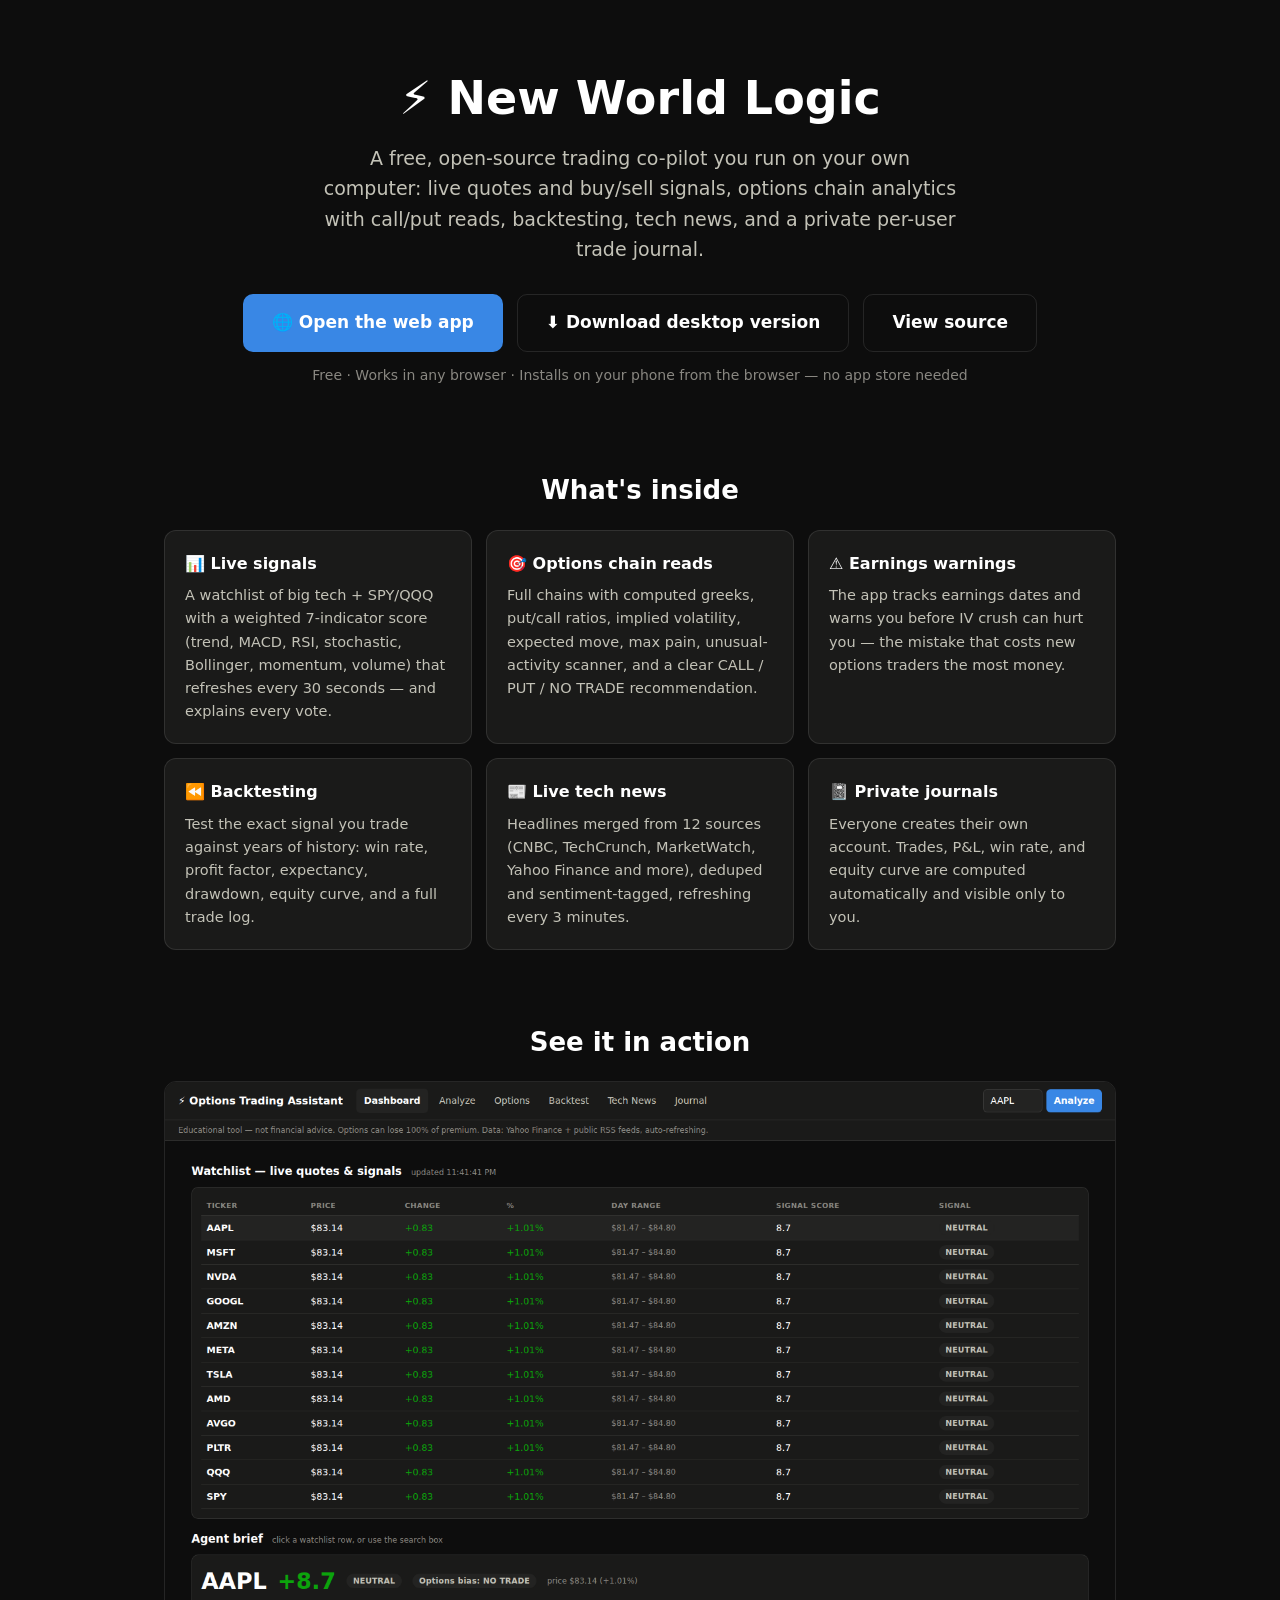
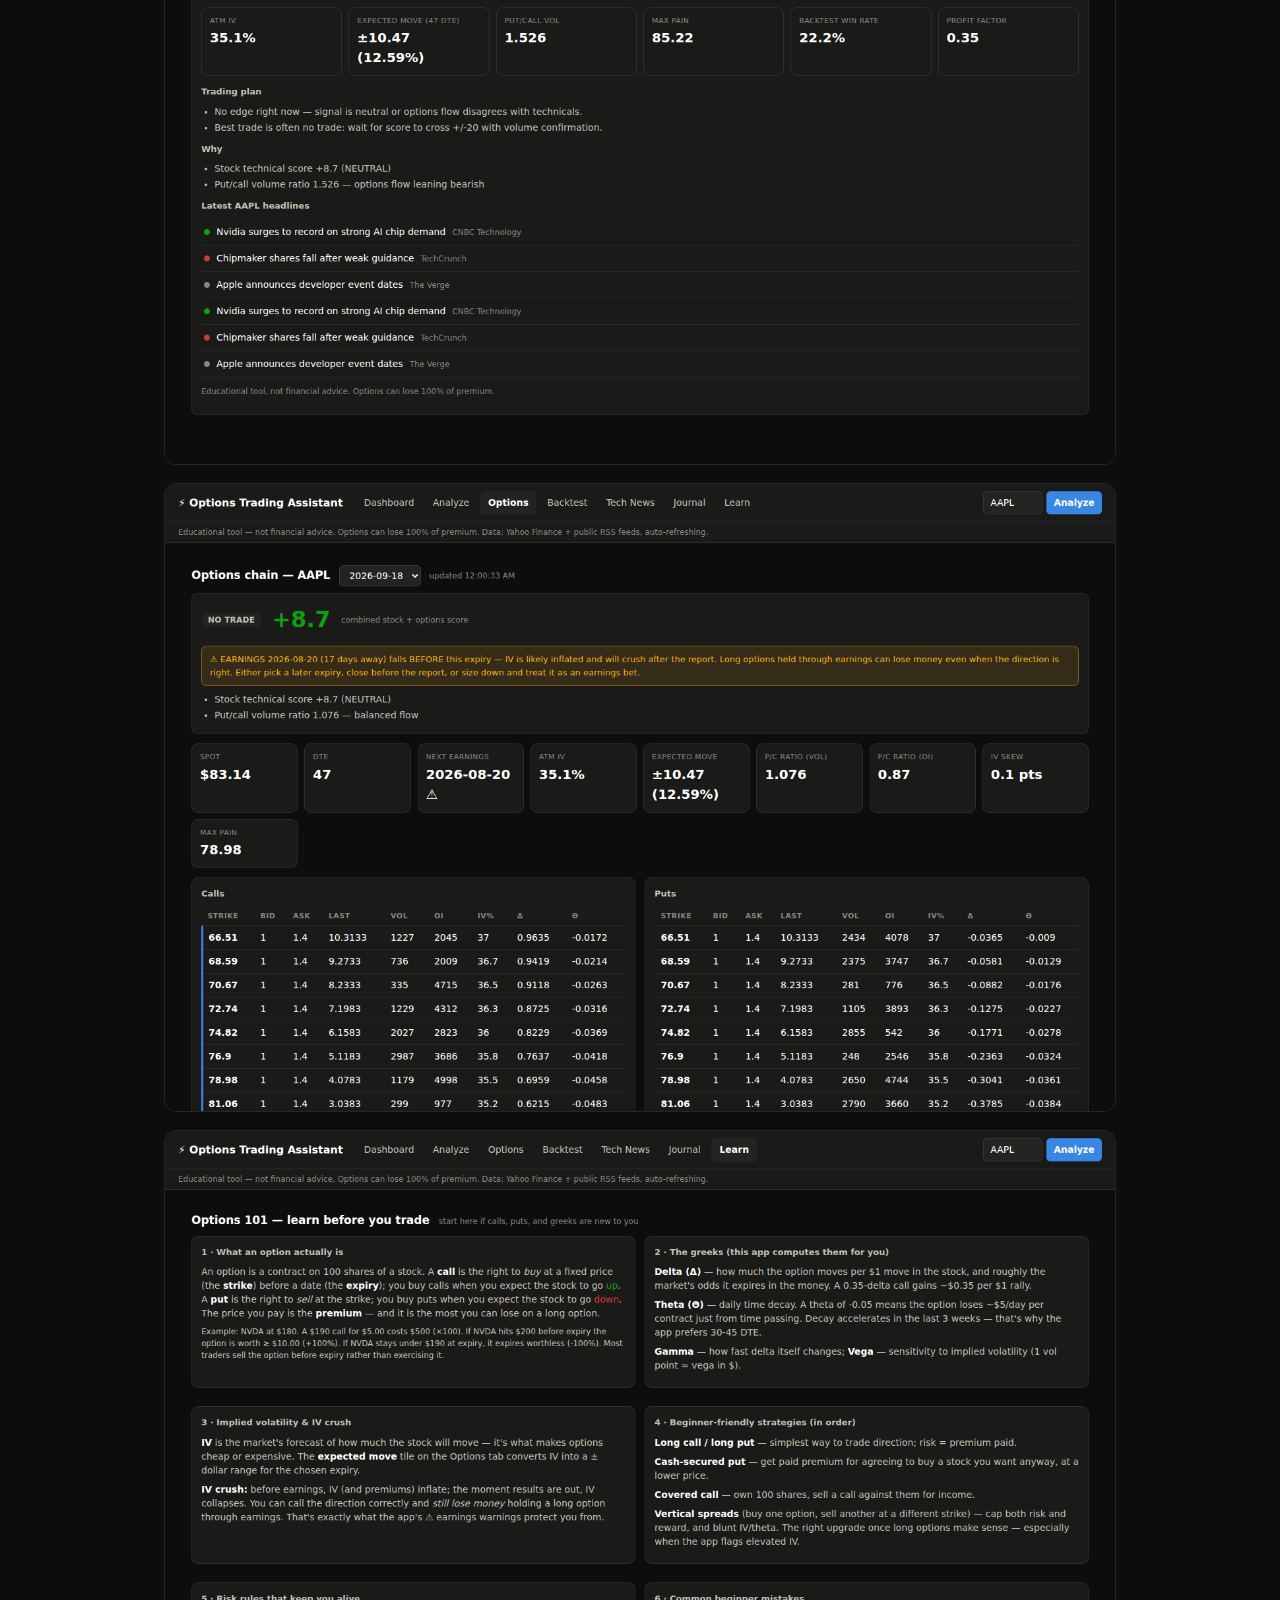
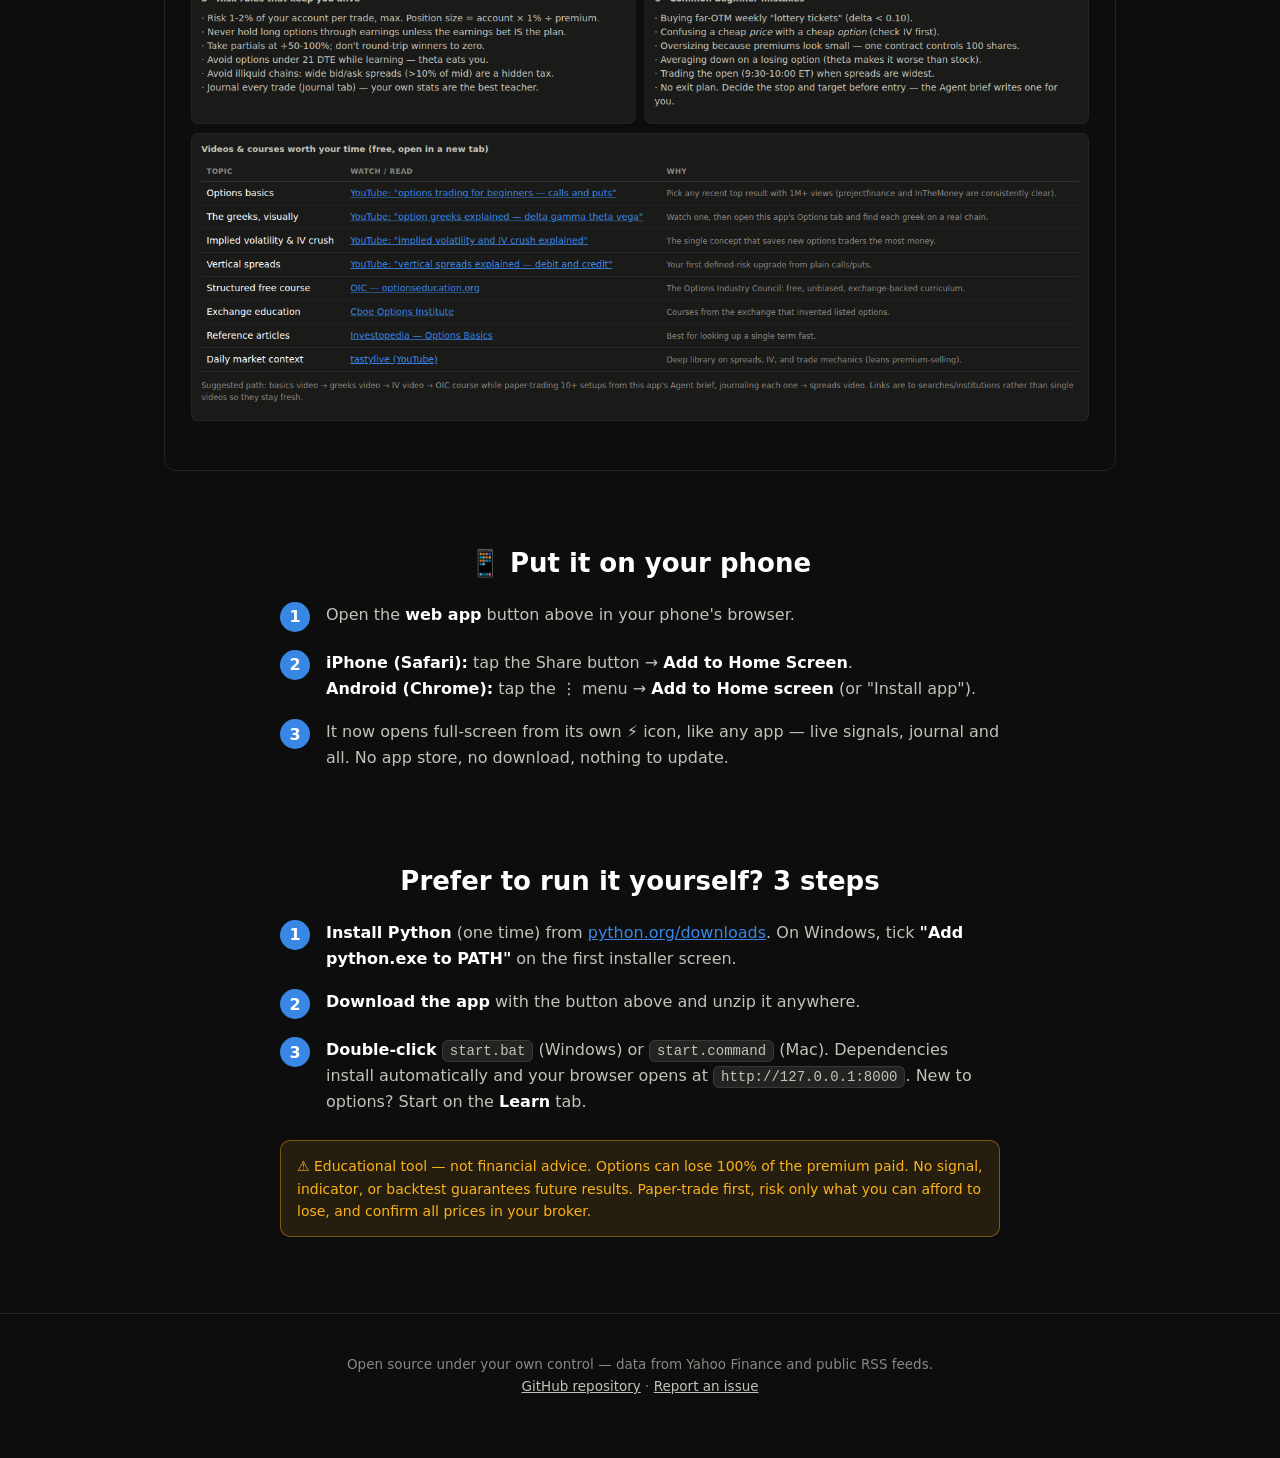
<file: docs/index.html>
<!DOCTYPE html>
<html lang="en">
<head>
<meta charset="utf-8">
<meta name="viewport" content="width=device-width, initial-scale=1">
<title>New World Logic — free, open-source trading co-pilot</title>
<meta name="description" content="A free self-hosted app with live quotes, buy/sell signals, options chain analytics, backtesting, tech news, and a per-user trade journal.">
<link rel="icon" href="data:image/svg+xml,<svg xmlns=%22http://www.w3.org/2000/svg%22 viewBox=%220 0 100 100%22><text y=%22.9em%22 font-size=%2290%22>⚡</text></svg>">
<style>
  :root {
    color-scheme: dark;
    --page: #0d0d0d; --surface: #1a1a19; --surface-2: #232322;
    --ink: #ffffff; --ink-2: #c3c2b7; --muted: #898781;
    --border: rgba(255,255,255,0.10); --accent: #3987e5; --good: #0ca30c; --warn: #fab219;
  }
  * { box-sizing: border-box; margin: 0; }
  body { background: var(--page); color: var(--ink); font: 16px/1.6 system-ui, -apple-system, "Segoe UI", sans-serif; }
  .wrap { max-width: 1000px; margin: 0 auto; padding: 0 24px; }
  header.hero { text-align: center; padding: 72px 24px 48px; }
  .hero h1 { font-size: clamp(30px, 5vw, 46px); line-height: 1.15; }
  .hero p.tag { color: var(--ink-2); font-size: 19px; max-width: 640px; margin: 18px auto 0; }
  .cta { display: flex; gap: 14px; justify-content: center; flex-wrap: wrap; margin-top: 30px; }
  .btn {
    display: inline-block; padding: 14px 28px; border-radius: 10px; text-decoration: none;
    font-weight: 700; font-size: 17px; border: 1px solid var(--border); color: var(--ink);
  }
  .btn.primary { background: var(--accent); border-color: transparent; }
  .btn.primary:hover { filter: brightness(1.1); }
  .btn.ghost:hover { background: var(--surface-2); }
  .free { color: var(--muted); font-size: 14px; margin-top: 12px; }
  section { padding: 36px 0; }
  h2 { font-size: 26px; margin-bottom: 18px; text-align: center; }
  .grid { display: grid; grid-template-columns: repeat(auto-fit, minmax(280px, 1fr)); gap: 14px; }
  .card { background: var(--surface); border: 1px solid var(--border); border-radius: 12px; padding: 20px; }
  .card h3 { font-size: 16px; margin-bottom: 8px; }
  .card p { color: var(--ink-2); font-size: 14.5px; }
  .shots { display: grid; gap: 18px; }
  .shots img { width: 100%; border-radius: 12px; border: 1px solid var(--border); display: block; }
  .steps { counter-reset: step; max-width: 720px; margin: 0 auto; }
  .step { display: flex; gap: 16px; margin: 18px 0; align-items: flex-start; }
  .step::before {
    counter-increment: step; content: counter(step);
    background: var(--accent); color: #fff; font-weight: 800; border-radius: 50%;
    width: 30px; height: 30px; display: flex; align-items: center; justify-content: center; flex: none;
  }
  .step div { color: var(--ink-2); } .step b { color: var(--ink); }
  code { background: var(--surface-2); border: 1px solid var(--border); border-radius: 6px; padding: 2px 7px; font-size: 14px; }
  .note { background: rgba(250,178,25,0.10); border: 1px solid rgba(250,178,25,0.4); color: var(--warn);
    border-radius: 10px; padding: 14px 16px; font-size: 14px; max-width: 720px; margin: 26px auto 0; }
  footer { text-align: center; color: var(--muted); font-size: 13.5px; padding: 40px 24px 60px; border-top: 1px solid var(--border); margin-top: 40px; }
  footer a { color: var(--ink-2); }
</style>
</head>
<body>

<header class="hero">
  <h1>⚡ New World Logic</h1>
  <p class="tag">A free, open-source trading co-pilot you run on your own computer:
  live quotes and buy/sell signals, options chain analytics with call/put reads,
  backtesting, tech news, and a private per-user trade journal.</p>
  <div class="cta">
    <a class="btn primary" href="https://options-trading-assistant.onrender.com">🌐 Open the web app</a>
    <a class="btn ghost" href="https://github.com/ianvernon04/trade/archive/refs/heads/main.zip">⬇ Download desktop version</a>
    <a class="btn ghost" href="https://github.com/ianvernon04/trade">View source</a>
  </div>
  <p class="free">Free · Works in any browser · Installs on your phone from the browser — no app store needed</p>
</header>

<div class="wrap">
  <section>
    <h2>What's inside</h2>
    <div class="grid">
      <div class="card"><h3>📊 Live signals</h3><p>A watchlist of big tech + SPY/QQQ with a weighted 7-indicator score (trend, MACD, RSI, stochastic, Bollinger, momentum, volume) that refreshes every 30 seconds — and explains every vote.</p></div>
      <div class="card"><h3>🎯 Options chain reads</h3><p>Full chains with computed greeks, put/call ratios, implied volatility, expected move, max pain, unusual-activity scanner, and a clear CALL / PUT / NO TRADE recommendation.</p></div>
      <div class="card"><h3>⚠️ Earnings warnings</h3><p>The app tracks earnings dates and warns you before IV crush can hurt you — the mistake that costs new options traders the most money.</p></div>
      <div class="card"><h3>⏪ Backtesting</h3><p>Test the exact signal you trade against years of history: win rate, profit factor, expectancy, drawdown, equity curve, and a full trade log.</p></div>
      <div class="card"><h3>📰 Live tech news</h3><p>Headlines merged from 12 sources (CNBC, TechCrunch, MarketWatch, Yahoo Finance and more), deduped and sentiment-tagged, refreshing every 3 minutes.</p></div>
      <div class="card"><h3>📓 Private journals</h3><p>Everyone creates their own account. Trades, P&amp;L, win rate, and equity curve are computed automatically and visible only to you.</p></div>
    </div>
  </section>

  <section>
    <h2>See it in action</h2>
    <div class="shots">
      <img src="assets/screenshot-dashboard.png" alt="Dashboard with live watchlist and agent trading brief" loading="lazy">
      <img src="assets/screenshot-options.png" alt="Options chain with greeks and an earnings IV-crush warning" loading="lazy">
      <img src="assets/screenshot-learn.png" alt="Learn tab teaching options basics with videos and courses" loading="lazy">
    </div>
  </section>

  <section>
    <h2>📱 Put it on your phone</h2>
    <div class="steps">
      <div class="step"><div>Open the <b>web app</b> button above in your phone's browser.</div></div>
      <div class="step"><div><b>iPhone (Safari):</b> tap the Share button → <b>Add to Home Screen</b>.<br>
        <b>Android (Chrome):</b> tap the ⋮ menu → <b>Add to Home screen</b> (or "Install app").</div></div>
      <div class="step"><div>It now opens full-screen from its own ⚡ icon, like any app —
        live signals, journal and all. No app store, no download, nothing to update.</div></div>
    </div>
  </section>

  <section>
    <h2>Prefer to run it yourself? 3 steps</h2>
    <div class="steps">
      <div class="step"><div><b>Install Python</b> (one time) from
        <a href="https://www.python.org/downloads/" style="color:var(--accent)">python.org/downloads</a>.
        On Windows, tick <b>"Add python.exe to PATH"</b> on the first installer screen.</div></div>
      <div class="step"><div><b>Download the app</b> with the button above and unzip it anywhere.</div></div>
      <div class="step"><div><b>Double-click</b> <code>start.bat</code> (Windows) or <code>start.command</code> (Mac).
        Dependencies install automatically and your browser opens at
        <code>http://127.0.0.1:8000</code>. New to options? Start on the <b>Learn</b> tab.</div></div>
    </div>
    <div class="note">⚠️ Educational tool — not financial advice. Options can lose 100% of the
    premium paid. No signal, indicator, or backtest guarantees future results. Paper-trade first,
    risk only what you can afford to lose, and confirm all prices in your broker.</div>
  </section>
</div>

<footer>
  Open source under your own control — data from Yahoo Finance and public RSS feeds.<br>
  <a href="https://github.com/ianvernon04/trade">GitHub repository</a> ·
  <a href="https://github.com/ianvernon04/trade/issues">Report an issue</a>
</footer>

</body>
</html>
</file>
